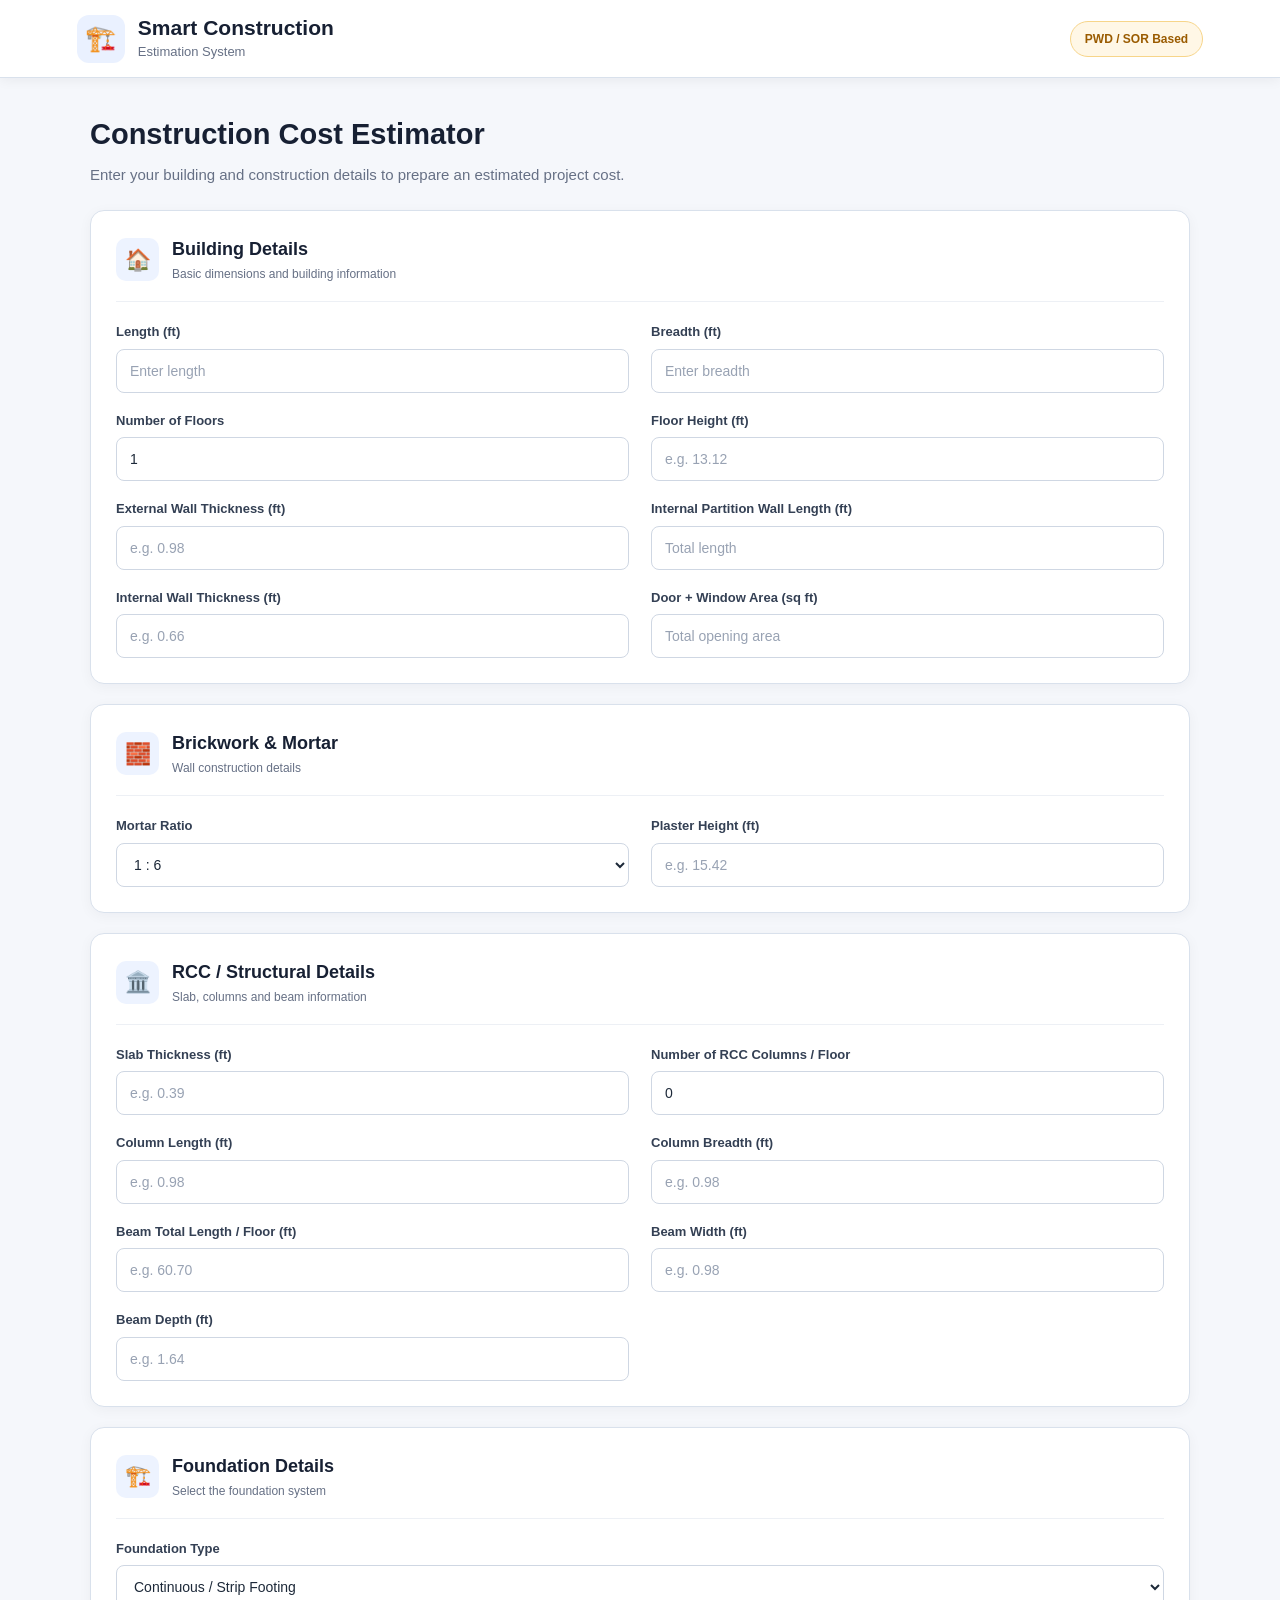
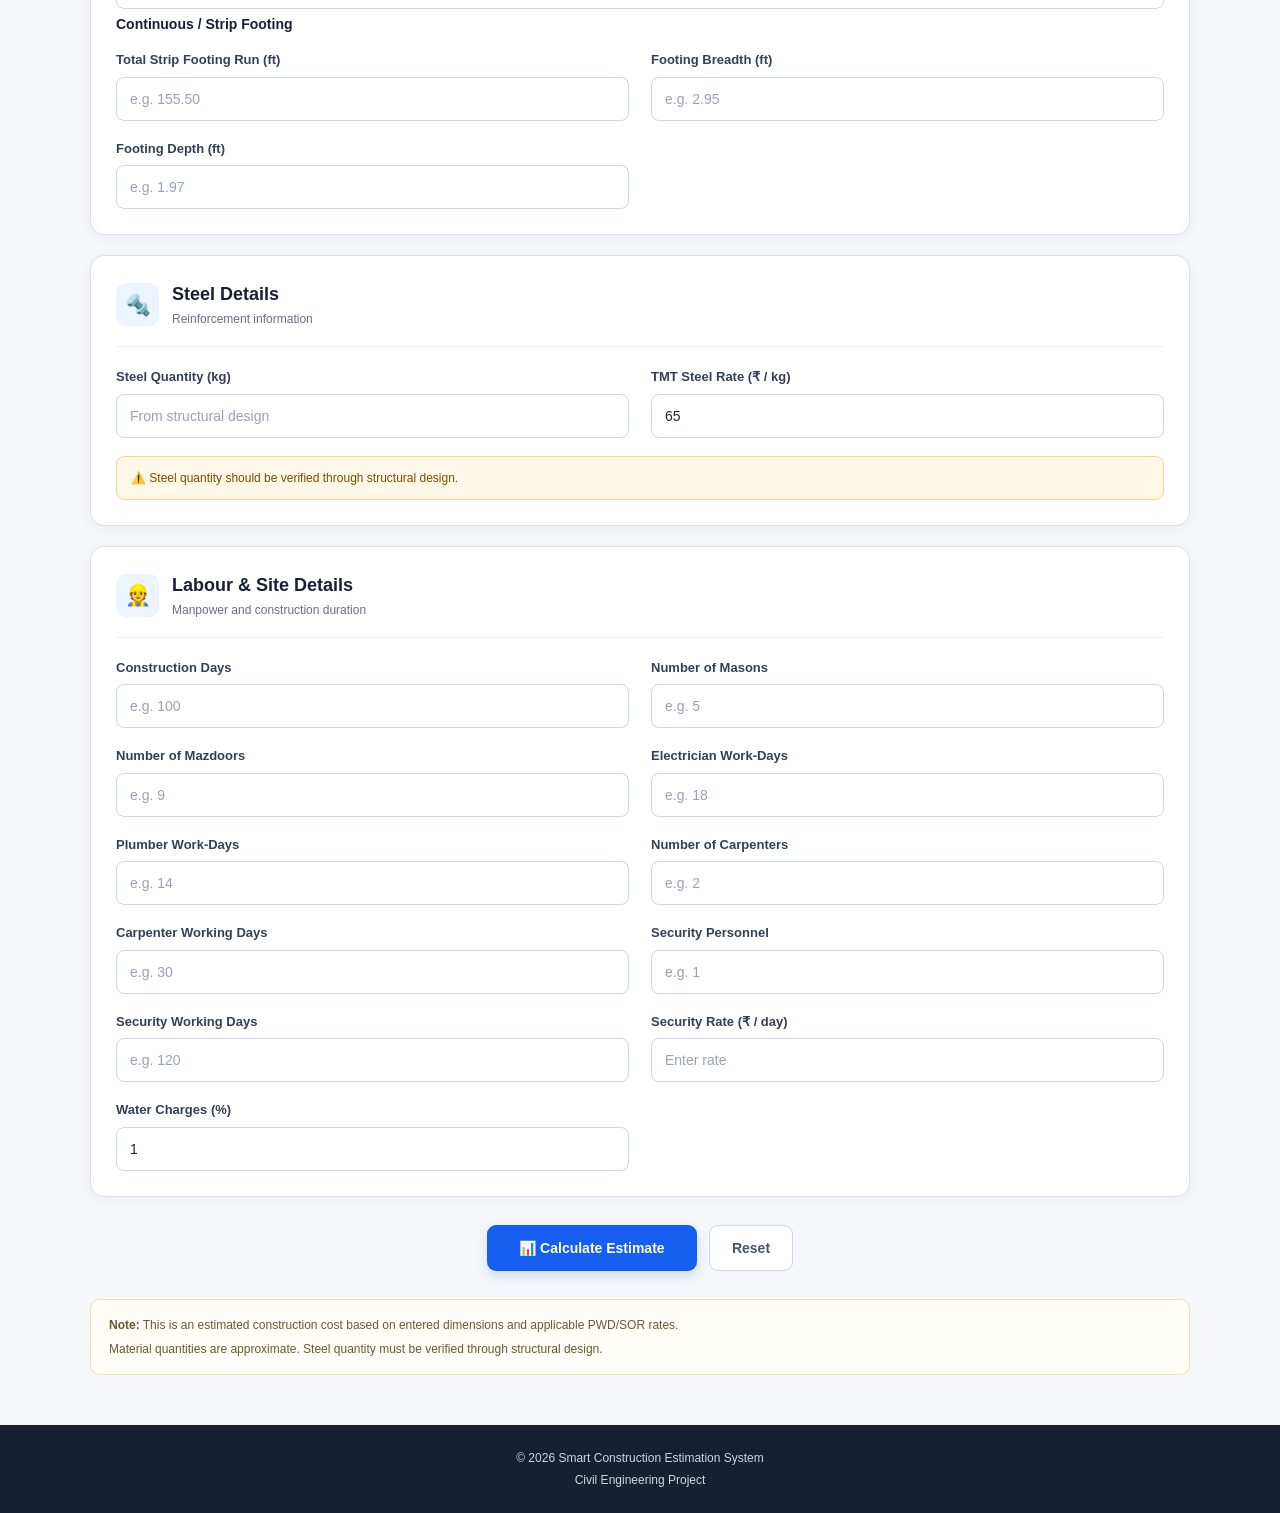
<file: index.html>
<!DOCTYPE html>
<html lang="en">

<head>

    <meta charset="UTF-8">

    <meta name="viewport" content="width=device-width, initial-scale=1.0">

    <title>Smart Construction Estimation System</title>

    <!-- ================= FAVICON ================= -->

    <link rel="icon"
          type="image/png"
          sizes="512x512"
          href="/smart-construction-estimation-system/favicon.png">

    <link rel="shortcut icon"
          type="image/png"
          href="/smart-construction-estimation-system/favicon.png">

    <link rel="apple-touch-icon"
          href="/smart-construction-estimation-system/favicon.png">

    <!-- ================= SEO ================= -->

    <meta name="description"
          content="Smart Construction Estimation System for calculating construction cost, material quantities and project estimates based on PWD and SOR rates.">

    <meta name="keywords"
          content="Smart Construction Estimation System, Construction Cost Calculator, Construction Estimator, Civil Engineering, PWD SOR, Building Cost Calculator">

    <meta name="author"
          content="Smart Construction Estimation System">

    <meta name="theme-color"
          content="#0b3d91">

    <!-- ================= CANONICAL ================= -->

    <link rel="canonical"
          href="https://sakshamtiwari18.github.io/smart-construction-estimation-system/">

    <!-- ================= CSS ================= -->

    <link rel="stylesheet" href="style.css">

</head>


<body>


    <!-- ================= HEADER ================= -->

    <header class="header">

        <div class="brand">

            <div class="logo">
                🏗️
            </div>

            <div>

                <h1>Smart Construction</h1>

                <p>Estimation System</p>

            </div>

        </div>


        <div class="header-tag">
            PWD / SOR Based
        </div>

    </header>


    <!-- ================= MAIN ================= -->

    <main class="container">


        <!-- ================= INTRO ================= -->

        <section class="intro">

            <h2>Construction Cost Estimator</h2>

            <p>
                Enter your building and construction details to prepare
                an estimated project cost.
            </p>

        </section>


        <!-- ================= BUILDING DETAILS ================= -->

        <section class="card">

            <div class="section-title">

                <span>🏠</span>

                <div>

                    <h2>Building Details</h2>

                    <p>
                        Basic dimensions and building information
                    </p>

                </div>

            </div>


            <div class="form-grid">


                <div class="form-group">

                    <label>Length (ft)</label>

                    <input
                        type="number"
                        id="length"
                        placeholder="Enter length">

                </div>


                <div class="form-group">

                    <label>Breadth (ft)</label>

                    <input
                        type="number"
                        id="breadth"
                        placeholder="Enter breadth">

                </div>


                <div class="form-group">

                    <label>Number of Floors</label>

                    <input
                        type="number"
                        id="floors"
                        value="1"
                        min="1">

                </div>


                <div class="form-group">

                    <label>Floor Height (ft)</label>

                    <input
                        type="number"
                        id="floorHeight"
                        placeholder="e.g. 13.12">

                </div>


                <div class="form-group">

                    <label>External Wall Thickness (ft)</label>

                    <input
                        type="number"
                        id="externalWall"
                        placeholder="e.g. 0.98">

                </div>


                <div class="form-group">

                    <label>
                        Internal Partition Wall Length (ft)
                    </label>

                    <input
                        type="number"
                        id="internalWallLength"
                        placeholder="Total length">

                </div>


                <div class="form-group">

                    <label>Internal Wall Thickness (ft)</label>

                    <input
                        type="number"
                        id="internalWall"
                        placeholder="e.g. 0.66">

                </div>


                <div class="form-group">

                    <label>
                        Door + Window Area (sq ft)
                    </label>

                    <input
                        type="number"
                        id="openingArea"
                        placeholder="Total opening area">

                </div>

            </div>

        </section>


        <!-- ================= BRICKWORK ================= -->

        <section class="card">

            <div class="section-title">

                <span>🧱</span>

                <div>

                    <h2>Brickwork & Mortar</h2>

                    <p>
                        Wall construction details
                    </p>

                </div>

            </div>


            <div class="form-grid">


                <div class="form-group">

                    <label>Mortar Ratio</label>

                    <select id="mortarRatio">

                        <option value="1:6">
                            1 : 6
                        </option>

                        <option value="1:5">
                            1 : 5
                        </option>

                        <option value="1:4">
                            1 : 4
                        </option>

                    </select>

                </div>


                <div class="form-group">

                    <label>Plaster Height (ft)</label>

                    <input
                        type="number"
                        id="plasterHeight"
                        placeholder="e.g. 15.42">

                </div>

            </div>

        </section>


        <!-- ================= RCC ================= -->

        <section class="card">

            <div class="section-title">

                <span>🏛️</span>

                <div>

                    <h2>RCC / Structural Details</h2>

                    <p>
                        Slab, columns and beam information
                    </p>

                </div>

            </div>


            <div class="form-grid">


                <div class="form-group">

                    <label>Slab Thickness (ft)</label>

                    <input
                        type="number"
                        id="slabThickness"
                        placeholder="e.g. 0.39">

                </div>


                <div class="form-group">

                    <label>
                        Number of RCC Columns / Floor
                    </label>

                    <input
                        type="number"
                        id="columns"
                        value="0"
                        min="0">

                </div>


                <div class="form-group">

                    <label>Column Length (ft)</label>

                    <input
                        type="number"
                        id="columnLength"
                        placeholder="e.g. 0.98">

                </div>


                <div class="form-group">

                    <label>Column Breadth (ft)</label>

                    <input
                        type="number"
                        id="columnBreadth"
                        placeholder="e.g. 0.98">

                </div>


                <div class="form-group">

                    <label>
                        Beam Total Length / Floor (ft)
                    </label>

                    <input
                        type="number"
                        id="beamLength"
                        placeholder="e.g. 60.70">

                </div>


                <div class="form-group">

                    <label>Beam Width (ft)</label>

                    <input
                        type="number"
                        id="beamWidth"
                        placeholder="e.g. 0.98">

                </div>


                <div class="form-group">

                    <label>Beam Depth (ft)</label>

                    <input
                        type="number"
                        id="beamDepth"
                        placeholder="e.g. 1.64">

                </div>

            </div>

        </section>


        <!-- ================= FOUNDATION ================= -->

        <section class="card">

            <div class="section-title">

                <span>🏗️</span>

                <div>

                    <h2>Foundation Details</h2>

                    <p>
                        Select the foundation system
                    </p>

                </div>

            </div>


            <div class="form-grid">

                <div class="form-group full">

                    <label>Foundation Type</label>

                    <select
                        id="foundationType"
                        onchange="showFoundationFields()">

                        <option value="strip">
                            Continuous / Strip Footing
                        </option>

                        <option value="isolated">
                            Isolated RCC Footings
                        </option>

                    </select>

                </div>

            </div>


            <!-- STRIP FOOTING -->

            <div id="stripFields">

                <h3>
                    Continuous / Strip Footing
                </h3>


                <div class="form-grid">


                    <div class="form-group">

                        <label>
                            Total Strip Footing Run (ft)
                        </label>

                        <input
                            type="number"
                            id="stripRun"
                            placeholder="e.g. 155.50">

                    </div>


                    <div class="form-group">

                        <label>
                            Footing Breadth (ft)
                        </label>

                        <input
                            type="number"
                            id="stripBreadth"
                            placeholder="e.g. 2.95">

                    </div>


                    <div class="form-group">

                        <label>
                            Footing Depth (ft)
                        </label>

                        <input
                            type="number"
                            id="stripDepth"
                            placeholder="e.g. 1.97">

                    </div>

                </div>

            </div>


            <!-- ISOLATED FOOTING -->

            <div
                id="isolatedFields"
                class="hidden">

                <h3>
                    Isolated RCC Footings
                </h3>


                <div class="form-grid">


                    <div class="form-group">

                        <label>
                            Number of Footings
                        </label>

                        <input
                            type="number"
                            id="footingCount"
                            value="0"
                            min="0">

                    </div>


                    <div class="form-group">

                        <label>
                            Footing Length (ft)
                        </label>

                        <input
                            type="number"
                            id="footingLength">

                    </div>


                    <div class="form-group">

                        <label>
                            Footing Breadth (ft)
                        </label>

                        <input
                            type="number"
                            id="footingBreadth">

                    </div>


                    <div class="form-group">

                        <label>
                            Footing Depth (ft)
                        </label>

                        <input
                            type="number"
                            id="footingDepth">

                    </div>

                </div>

            </div>

        </section>


        <!-- ================= STEEL ================= -->

        <section class="card">

            <div class="section-title">

                <span>🔩</span>

                <div>

                    <h2>Steel Details</h2>

                    <p>
                        Reinforcement information
                    </p>

                </div>

            </div>


            <div class="form-grid">


                <div class="form-group">

                    <label>
                        Steel Quantity (kg)
                    </label>

                    <input
                        type="number"
                        id="steelQuantity"
                        placeholder="From structural design">

                </div>


                <div class="form-group">

                    <label>
                        TMT Steel Rate (₹ / kg)
                    </label>

                    <input
                        type="number"
                        id="steelRate"
                        value="65">

                </div>

            </div>


            <div class="info-box">

                ⚠️ Steel quantity should be verified through
                structural design.

            </div>

        </section>


        <!-- ================= LABOUR ================= -->

        <section class="card">

            <div class="section-title">

                <span>👷</span>

                <div>

                    <h2>Labour & Site Details</h2>

                    <p>
                        Manpower and construction duration
                    </p>

                </div>

            </div>


            <div class="form-grid">


                <div class="form-group">

                    <label>
                        Construction Days
                    </label>

                    <input
                        type="number"
                        id="constructionDays"
                        placeholder="e.g. 100">

                </div>


                <div class="form-group">

                    <label>
                        Number of Masons
                    </label>

                    <input
                        type="number"
                        id="masons"
                        placeholder="e.g. 5">

                </div>


                <div class="form-group">

                    <label>
                        Number of Mazdoors
                    </label>

                    <input
                        type="number"
                        id="mazdoors"
                        placeholder="e.g. 9">

                </div>


                <div class="form-group">

                    <label>
                        Electrician Work-Days
                    </label>

                    <input
                        type="number"
                        id="electricianDays"
                        placeholder="e.g. 18">

                </div>


                <div class="form-group">

                    <label>
                        Plumber Work-Days
                    </label>

                    <input
                        type="number"
                        id="plumberDays"
                        placeholder="e.g. 14">

                </div>


                <div class="form-group">

                    <label>
                        Number of Carpenters
                    </label>

                    <input
                        type="number"
                        id="carpenters"
                        placeholder="e.g. 2">

                </div>


                <div class="form-group">

                    <label>
                        Carpenter Working Days
                    </label>

                    <input
                        type="number"
                        id="carpenterDays"
                        placeholder="e.g. 30">

                </div>


                <div class="form-group">

                    <label>
                        Security Personnel
                    </label>

                    <input
                        type="number"
                        id="security"
                        placeholder="e.g. 1">

                </div>


                <div class="form-group">

                    <label>
                        Security Working Days
                    </label>

                    <input
                        type="number"
                        id="securityDays"
                        placeholder="e.g. 120">

                </div>


                <div class="form-group">

                    <label>
                        Security Rate (₹ / day)
                    </label>

                    <input
                        type="number"
                        id="securityRate"
                        placeholder="Enter rate">

                </div>


                <div class="form-group">

                    <label>
                        Water Charges (%)
                    </label>

                    <input
                        type="number"
                        id="waterCharges"
                        value="1">

                </div>

            </div>

        </section>


        <!-- ================= ACTION BUTTONS ================= -->

        <section class="action-area">

            <button
                class="calculate-btn"
                onclick="calculateEstimate()">

                📊 Calculate Estimate

            </button>


            <button
                class="reset-btn"
                onclick="resetForm()">

                Reset

            </button>

        </section>


        <!-- ================= RESULT ================= -->

        <section
            id="resultSection"
            class="card result-section hidden">


            <div class="section-title">

                <span>💰</span>

                <div>

                    <h2>Estimation Result</h2>

                    <p>
                        Estimated project cost summary
                    </p>

                </div>

            </div>


            <div class="result-grid">


                <div class="result-box">

                    <span>
                        Building Area
                    </span>

                    <strong id="resultArea">
                        0 sq.ft
                    </strong>

                </div>


                <div class="result-box">

                    <span>
                        Estimated Cost
                    </span>

                    <strong id="resultCost">
                        ₹0
                    </strong>

                </div>

            </div>


            <!-- COST SUMMARY -->

            <div class="cost-summary">

                <h3>
                    Cost Summary
                </h3>


                <div class="cost-row">

                    <span>
                        Foundation
                    </span>

                    <strong id="foundationCost">
                        ₹0
                    </strong>

                </div>


                <div class="cost-row">

                    <span>
                        RCC Work
                    </span>

                    <strong id="rccCost">
                        ₹0
                    </strong>

                </div>


                <div class="cost-row">

                    <span>
                        Brickwork
                    </span>

                    <strong id="brickCost">
                        ₹0
                    </strong>

                </div>


                <div class="cost-row">

                    <span>
                        Plaster
                    </span>

                    <strong id="plasterCost">
                        ₹0
                    </strong>

                </div>


                <div class="cost-row">

                    <span>
                        Flooring
                    </span>

                    <strong id="floorCost">
                        ₹0
                    </strong>

                </div>


                <div class="cost-row">

                    <span>
                        Painting
                    </span>

                    <strong id="paintingCost">
                        ₹0
                    </strong>

                </div>


                <div class="cost-row">

                    <span>
                        Steel
                    </span>

                    <strong id="steelCost">
                        ₹0
                    </strong>

                </div>


                <div class="cost-row">

                    <span>
                        Labour
                    </span>

                    <strong id="labourCost">
                        ₹0
                    </strong>

                </div>


                <div class="cost-row total">

                    <span>
                        GRAND TOTAL
                    </span>

                    <strong id="grandTotal">
                        ₹0
                    </strong>

                </div>

            </div>


            <!-- REPORT BUTTONS -->

            <div class="report-buttons">

                <button onclick="generateReport()">
                    📄 Generate Report
                </button>


                <button onclick="window.print()">
                    🖨️ Print / Save PDF
                </button>

            </div>

        </section>


        <!-- ================= FOOTER NOTE ================= -->

        <div class="footer-note">

            <p>

                <strong>Note:</strong>

                This is an estimated construction cost based on
                entered dimensions and applicable PWD/SOR rates.

            </p>


            <p>

                Material quantities are approximate.
                Steel quantity must be verified through structural design.

            </p>

        </div>

    </main>


    <!-- ================= FOOTER ================= -->

    <footer>

        <p>
            © 2026 Smart Construction Estimation System
        </p>

        <p>
            Civil Engineering Project
        </p>

    </footer>


    <!-- ================= JAVASCRIPT ================= -->

    <script src="script.js"></script>


</body>

</html>
</file>
<file: style.css>
/* =====================================================
   SMART CONSTRUCTION ESTIMATION SYSTEM
   Professional Civil Engineering Web Interface
   ===================================================== */

* {
    margin: 0;
    padding: 0;
    box-sizing: border-box;
}

:root {
    --primary: #155eef;
    --primary-dark: #0d47c7;
    --orange: #f59e0b;
    --dark: #172033;
    --text: #344054;
    --muted: #667085;
    --border: #d9e1ec;
    --background: #f5f7fb;
    --white: #ffffff;
    --success: #087443;
}

body {
    font-family: "Segoe UI", Arial, sans-serif;
    background: var(--background);
    color: var(--text);
    line-height: 1.5;
}


/* ================= HEADER ================= */

.header {
    background: var(--white);
    border-bottom: 1px solid var(--border);
    min-height: 78px;
    padding: 14px 6%;
    display: flex;
    align-items: center;
    justify-content: space-between;
    gap: 20px;
    position: sticky;
    top: 0;
    z-index: 100;
    box-shadow: 0 2px 12px rgba(16, 24, 40, 0.06);
}

.brand {
    display: flex;
    align-items: center;
    gap: 13px;
}

.logo {
    width: 48px;
    height: 48px;
    border-radius: 12px;
    background: #eaf1ff;
    display: flex;
    align-items: center;
    justify-content: center;
    font-size: 25px;
}

.brand h1 {
    color: var(--dark);
    font-size: 21px;
    font-weight: 750;
    line-height: 1.15;
}

.brand p {
    color: var(--muted);
    font-size: 13px;
    margin-top: 2px;
}

.header-tag {
    background: #fff7e6;
    color: #9a5b00;
    border: 1px solid #f7d58a;
    padding: 8px 14px;
    border-radius: 20px;
    font-size: 12px;
    font-weight: 700;
}


/* ================= MAIN ================= */

.container {
    width: min(1100px, 92%);
    margin: 35px auto 50px;
}

.intro {
    margin-bottom: 24px;
}

.intro h2 {
    color: var(--dark);
    font-size: 29px;
    margin-bottom: 7px;
}

.intro p {
    color: var(--muted);
    font-size: 15px;
}


/* ================= CARDS ================= */

.card {
    background: var(--white);
    border: 1px solid var(--border);
    border-radius: 14px;
    padding: 25px;
    margin-bottom: 20px;
    box-shadow: 0 3px 14px rgba(16, 24, 40, 0.045);
}

.section-title {
    display: flex;
    align-items: center;
    gap: 13px;
    padding-bottom: 18px;
    margin-bottom: 20px;
    border-bottom: 1px solid #edf0f5;
}

.section-title > span {
    width: 43px;
    height: 43px;
    border-radius: 10px;
    background: #edf3ff;
    display: flex;
    align-items: center;
    justify-content: center;
    font-size: 21px;
}

.section-title h2 {
    color: var(--dark);
    font-size: 18px;
    margin-bottom: 2px;
}

.section-title p {
    color: var(--muted);
    font-size: 12px;
}


/* ================= FORM ================= */

.form-grid {
    display: grid;
    grid-template-columns: repeat(2, 1fr);
    gap: 18px 22px;
}

.form-group {
    display: flex;
    flex-direction: column;
}

.form-group.full {
    grid-column: 1 / -1;
}

.form-group label {
    color: #344054;
    font-size: 13px;
    font-weight: 650;
    margin-bottom: 7px;
}

input,
select {
    width: 100%;
    height: 44px;
    border: 1px solid #cfd7e3;
    border-radius: 8px;
    background: #fff;
    color: #1d2939;
    padding: 0 13px;
    font-size: 14px;
    outline: none;
    transition: 0.2s ease;
}

input::placeholder {
    color: #98a2b3;
}

input:focus,
select:focus {
    border-color: var(--primary);
    box-shadow: 0 0 0 3px rgba(21, 94, 239, 0.10);
}


/* ================= FOUNDATION ================= */

.card h3 {
    color: var(--dark);
    font-size: 14px;
    margin: 5px 0 15px;
}

.hidden {
    display: none !important;
}


/* ================= INFO BOX ================= */

.info-box {
    margin-top: 18px;
    padding: 12px 14px;
    border-radius: 8px;
    background: #fff8e8;
    border: 1px solid #f4d58a;
    color: #7a4b00;
    font-size: 12px;
}


/* ================= BUTTONS ================= */

.action-area {
    display: flex;
    justify-content: center;
    align-items: center;
    gap: 12px;
    margin: 28px 0;
}

.calculate-btn,
.reset-btn,
.report-buttons button {
    border: none;
    border-radius: 9px;
    height: 46px;
    padding: 0 22px;
    font-size: 14px;
    font-weight: 700;
    cursor: pointer;
    transition: 0.2s ease;
}

.calculate-btn {
    background: var(--primary);
    color: white;
    min-width: 210px;
    box-shadow: 0 5px 12px rgba(21, 94, 239, 0.18);
}

.calculate-btn:hover {
    background: var(--primary-dark);
    transform: translateY(-1px);
}

.reset-btn {
    background: white;
    color: #475467;
    border: 1px solid #cfd7e3;
}

.reset-btn:hover {
    background: #f8fafc;
}


/* ================= RESULT ================= */

.result-section {
    border-top: 4px solid var(--primary);
}

.result-grid {
    display: grid;
    grid-template-columns: repeat(2, 1fr);
    gap: 15px;
    margin-bottom: 25px;
}

.result-box {
    background: #f7f9fc;
    border: 1px solid #e5eaf1;
    border-radius: 10px;
    padding: 18px;
}

.result-box span {
    display: block;
    color: var(--muted);
    font-size: 12px;
    margin-bottom: 5px;
}

.result-box strong {
    color: var(--dark);
    font-size: 21px;
}


/* ================= COST SUMMARY ================= */

.cost-summary {
    border: 1px solid #e1e6ef;
    border-radius: 10px;
    overflow: hidden;
}

.cost-summary h3 {
    margin: 0;
    padding: 15px 17px;
    background: #f7f9fc;
    border-bottom: 1px solid #e1e6ef;
    font-size: 15px;
}

.cost-row {
    min-height: 45px;
    padding: 10px 17px;
    display: flex;
    justify-content: space-between;
    align-items: center;
    border-bottom: 1px solid #edf0f4;
    font-size: 13px;
}

.cost-row strong {
    color: #1d2939;
}

.cost-row.total {
    background: #eef4ff;
    border-bottom: none;
    min-height: 56px;
}

.cost-row.total span,
.cost-row.total strong {
    color: var(--primary-dark);
    font-size: 15px;
    font-weight: 800;
}


/* ================= REPORT BUTTONS ================= */

.report-buttons {
    display: flex;
    gap: 12px;
    margin-top: 20px;
}

.report-buttons button {
    background: var(--dark);
    color: white;
}

.report-buttons button:hover {
    opacity: 0.9;
}


/* ================= FOOTER NOTE ================= */

.footer-note {
    background: #fffdf7;
    border: 1px solid #f1dfae;
    border-radius: 10px;
    padding: 16px 18px;
    margin-top: 20px;
    color: #6b5a31;
    font-size: 12px;
}

.footer-note p + p {
    margin-top: 6px;
}


/* ================= FOOTER ================= */

footer {
    background: #172033;
    color: #d0d5dd;
    text-align: center;
    padding: 24px 15px;
    font-size: 12px;
}

footer p + p {
    margin-top: 4px;
}


/* ================= RESPONSIVE ================= */

@media (max-width: 700px) {

    .header {
        padding: 12px 4%;
    }

    .brand h1 {
        font-size: 17px;
    }

    .header-tag {
        display: none;
    }

    .container {
        width: 94%;
        margin-top: 25px;
    }

    .intro h2 {
        font-size: 24px;
    }

    .card {
        padding: 18px;
    }

    .form-grid,
    .result-grid {
        grid-template-columns: 1fr;
    }

    .form-group.full {
        grid-column: auto;
    }

    .action-area,
    .report-buttons {
        flex-direction: column;
    }

    .calculate-btn,
    .reset-btn,
    .report-buttons button {
        width: 100%;
    }
}
</file>
